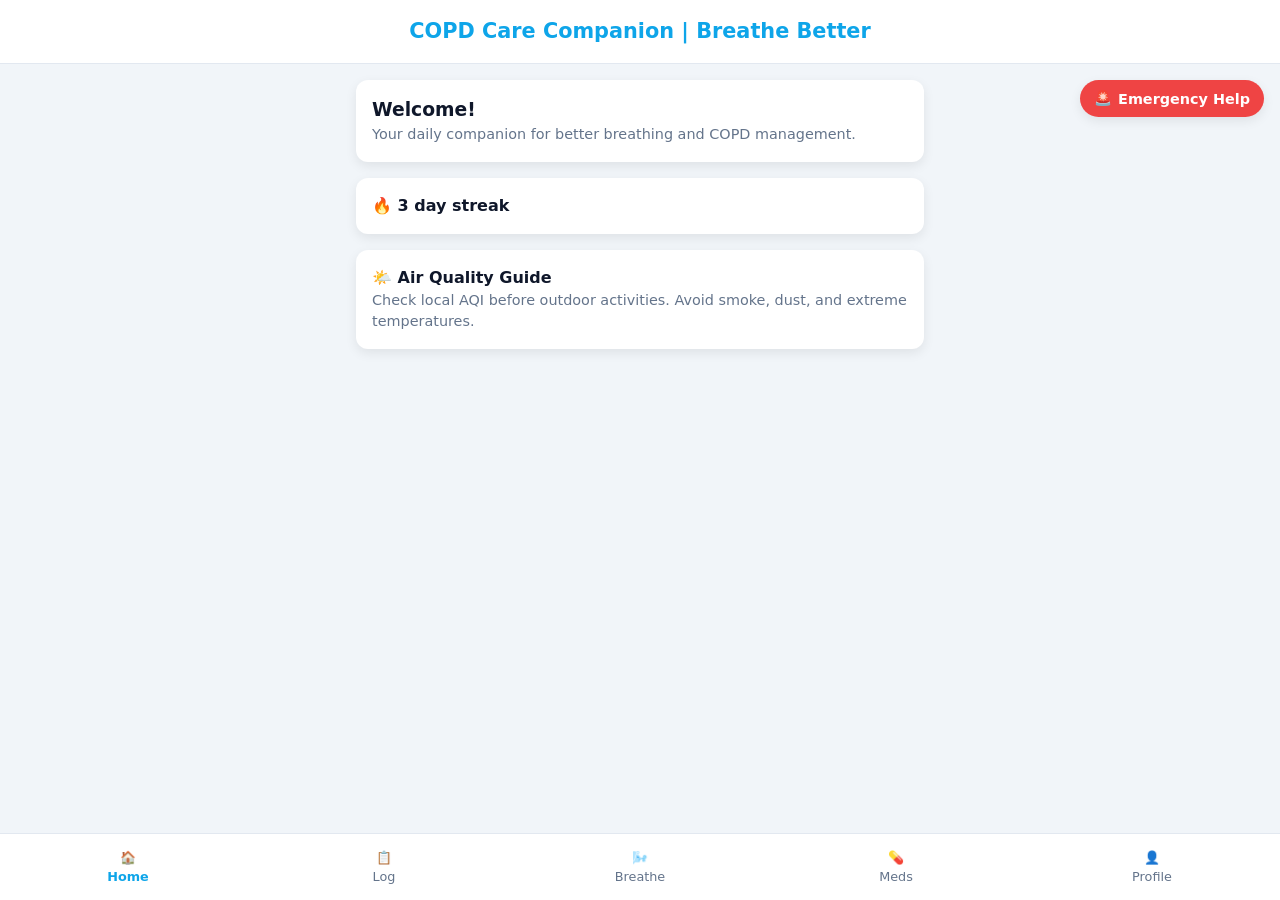
<file: index.html>
<!DOCTYPE html>
<html lang="en" dir="ltr">
<head>
  <meta charset="UTF-8">
  <meta name="viewport" content="width=device-width, initial-scale=1.0, maximum-scale=1.0, user-scalable=no">
  <title>COPD Care Companion | Breathe Better</title>
  <style>
    :root {
      --bg: #f1f5f9; --surface: #ffffff; --text: #0f172a; --text-muted: #64748b;
      --primary: #0ea5e9; --primary-dark: #0284c7; --success: #22c55e; --warning: #eab308; --danger: #ef4444;
      --border: #e2e8f0; --radius: 12px; --shadow: 0 4px 12px rgba(0,0,0,0.08);
    }
    * { box-sizing: border-box; margin: 0; padding: 0; font-family: system-ui, -apple-system, "Segoe UI", Roboto, sans-serif; }
    body { background: var(--bg); color: var(--text); line-height: 1.5; padding-bottom: 80px; }
    
    .container { max-width: 600px; margin: 0 auto; padding: 16px; }
    header { background: var(--surface); padding: 16px; text-align: center; border-bottom: 1px solid var(--border); position: sticky; top: 0; z-index: 10; }
    header h1 { font-size: 1.3rem; color: var(--primary); font-weight: 700; }
    .card { background: var(--surface); border-radius: var(--radius); padding: 16px; margin-bottom: 16px; box-shadow: var(--shadow); }
    
    .btn { display: inline-flex; align-items: center; justify-content: center; gap: 6px; background: var(--primary); color: white; border: none; padding: 12px 16px; border-radius: var(--radius); font-size: 1rem; font-weight: 500; cursor: pointer; width: 100%; transition: 0.2s; }
    .btn:active { transform: scale(0.98); }
    .btn-outline { background: transparent; border: 2px solid var(--primary); color: var(--primary); }
    .btn-danger { background: var(--danger); }
    .btn-sm { padding: 8px 12px; font-size: 0.9rem; width: auto; }
    
    input, select, textarea { width: 100%; padding: 10px; margin: 6px 0 12px; border: 1px solid var(--border); border-radius: var(--radius); background: var(--bg); color: var(--text); font-size: 1rem; }
    label { font-weight: 500; margin-bottom: 4px; display: block; }
    .hidden { display: none !important; }
    .text-muted { color: var(--text-muted); font-size: 0.9rem; }
    
    /* Emergency FAB */
    #emergency-fab { position: fixed; top: 80px; right: 16px; background: var(--danger); color: white; padding: 10px 14px; border-radius: 50px; font-weight: bold; box-shadow: var(--shadow); cursor: pointer; z-index: 30; border: none; font-size: 0.9rem; display: flex; align-items: center; gap: 6px; }
    [dir="rtl"] #emergency-fab { right: auto; left: 16px; }

    /* Navigation */
    nav { position: fixed; bottom: 0; left: 0; right: 0; background: var(--surface); border-top: 1px solid var(--border); display: flex; justify-content: space-around; padding: 10px 0; z-index: 20; }
    nav button { background: none; border: none; color: var(--text-muted); display: flex; flex-direction: column; align-items: center; gap: 4px; padding: 6px; font-size: 0.8rem; cursor: pointer; flex: 1; }
    nav button.active { color: var(--primary); font-weight: 600; }
    nav button svg { width: 22px; height: 22px; fill: currentColor; }

    /* Breathing Visual */
    .breath-circle { width: 140px; height: 140px; border-radius: 50%; background: var(--primary); margin: 20px auto; display: flex; align-items: center; justify-content: center; color: white; font-size: 1.1rem; font-weight: bold; transition: transform 0.5s cubic-bezier(0.4, 0, 0.2, 1); }
    .breath-circle.inhale { transform: scale(1.25); }
    .breath-circle.exhale { transform: scale(0.85); }

    /* Chart */
    .chart { display: flex; align-items: flex-end; gap: 6px; height: 100px; padding: 8px 0; border-bottom: 1px solid var(--border); margin-bottom: 10px; }
    .chart-bar { flex: 1; background: var(--primary); border-radius: 4px 4px 0 0; min-height: 4px; transition: height 0.3s; position: relative; }
    .chart-bar:hover::after { content: attr(data-val); position: absolute; bottom: 100%; left: 50%; transform: translateX(-50%); background: var(--surface); padding: 2px 6px; border-radius: 4px; font-size: 0.75rem; white-space: nowrap; border: 1px solid var(--border); }

    /* Meds List */
    .med-item { display: flex; justify-content: space-between; align-items: center; padding: 10px 0; border-bottom: 1px solid var(--border); }
    .med-item:last-child { border-bottom: none; }
    .med-check { width: 24px; height: 24px; border: 2px solid var(--border); border-radius: 50%; display: flex; align-items: center; justify-content: center; cursor: pointer; }
    .med-check.taken { background: var(--success); border-color: var(--success); color: white; }

    /* RTL & Logical Properties */
    [dir="rtl"] { text-align: start; }
    .rtl-switch { margin-inline-start: auto; }
    
    /* Modal */
    .modal { position: fixed; top:0; left:0; right:0; bottom:0; background: rgba(0,0,0,0.5); z-index: 40; display: flex; align-items: center; justify-content: center; padding: 20px; }
    .modal-content { background: var(--surface); padding: 20px; border-radius: var(--radius); width: 100%; max-width: 500px; max-height: 80vh; overflow-y: auto; }

    @media print {
      nav, #emergency-fab, .no-print { display: none !important; }
      body { padding: 0; background: white; }
      .card { box-shadow: none; border: 1px solid #ccc; page-break-inside: avoid; }
    }
  </style>
</head>
<body>
  <header>
    <h1 data-i18n="appTitle">COPD Care Companion | Breathe Better</h1>
  </header>

  <button id="emergency-fab" onclick="window.location.href='tel:911'">🚨 <span data-i18n="emergency">Emergency Help</span></button>

  <main id="app-content" class="container">
    <!-- HOME -->
    <section id="tab-home">
      <div class="card">
        <h3 data-i18n="welcome">Welcome!</h3>
        <p class="text-muted" data-i18n="homeSubtitle">Your daily companion for better breathing and COPD management.</p>
      </div>
      <div class="card" id="streak-card">
        <h4>🔥 <span data-i18n="streak">3 day streak</span></h4>
      </div>
      <div class="card">
        <h4 data-i18n="aqTitle">🌤️ Air Quality Guide</h4>
        <p class="text-muted" data-i18n="aqDesc">Check local AQI before outdoor activities. Avoid smoke, dust, and extreme temperatures.</p>
      </div>
    </section>

    <!-- LOG -->
    <section id="tab-log" class="hidden">
      <div class="card">
        <h3 data-i18n="todayAssess">📝 Today's Assessment</h3>
        <label data-i18n="mrcLabel">🫁 Dyspnea (MRC Scale)</label>
        <select id="log-mrc">
          <option value="0">0 - Not breathless لا توجد صعوبة في التنفس</option>
          <option value="1">1 - Hurrying/hills التسرع</option>
          <option value="2">2 - Walk slower than peers امشِ ببطء أكثر من أقرانك</option>
          <option value="3">3 - Stop for breath after 100m توقف لالتقاط أنفاسك بعد 100 متر</option>
          <option value="4">4 - Too breathless to leave house لا أستطيع مغادرة المنزل بسبب ضيق التنفس الشديد</option>
        </select>
        
        <label data-i18n="severityLabel">📊 Symptom Severity (1-5)</label>
        <input type="range" id="log-severity" min="1" max="5" value="2">
        <span id="severity-val" class="text-muted">2</span>
        
        <label><input type="checkbox" id="log-warn"> <span data-i18n="warnSign">⚠️ Warning Signs (Increased cough, colored sputum, fever)</span></label>
        
        <button class="btn" onclick="saveLog()">✅ <span data-i18n="saveToday">Save Today</span></button>
      </div>
      
      <div class="card">
        <h3 data-i18n="peakTitle">📊 Peak Flow Trend</h3>
        <div id="chart" class="chart"></div>
        <button class="btn btn-outline btn-sm" onclick="addPeakReading()">➕ <span data-i18n="recordReading">Record Reading</span></button>
      </div>
    </section>

    <!-- BREATHE -->
    <section id="tab-breathe" class="hidden">
      <div class="card">
        <h3 data-i18n="guidedBreathe">🧘 Guided Breathing</h3>
        <div style="display:flex; gap:8px; flex-wrap:wrap; margin-bottom:12px;">
          <button class="btn btn-outline btn-sm" onclick="setBreath('pursed')" data-i18n="pursed">Pursed Lip (4-4)</button>
          <button class="btn btn-outline btn-sm" onclick="setBreath('box')" data-i18n="box">Box (4-4-4-4)</button>
          <button class="btn btn-outline btn-sm" onclick="setBreath('478')" data-i18n="relax478">4-7-8 Relax</button>
        </div>
        <div id="breath-circle" class="breath-circle">Ready</div>
        <p class="text-muted" style="text-align:center;" id="breath-tip" data-i18n="pursedTip">💡 Pursed-lip: inhale 4s, exhale 4s</p>
        <div style="display:flex; gap:8px;">
          <button class="btn" id="start-btn" onclick="startBreath()">▶️ <span data-i18n="start">Start</span></button>
          <button class="btn btn-outline" onclick="stopBreath()">⏹️ <span data-i18n="stop">Stop</span></button>
        </div>
      </div>
    </section>

    <!-- MEDS -->
    <section id="tab-meds" class="hidden">
      <div class="card">
        <h3 data-i18n="medsPlan">💊 Medication Plan</h3>
        <div class="med-tabs" style="display:flex; gap:8px; margin-bottom:12px;">
          <button class="btn btn-sm btn-outline" onclick="filterMeds('morning')">🌅 <span data-i18n="morning">Morning صباح</span></button>
          <button class="btn btn-sm btn-outline" onclick="filterMeds('evening')">🌙 <span data-i18n="evening">Evening مساء</span></button>
          <button class="btn btn-sm btn-outline" onclick="filterMeds('rescue')">⚡ <span data-i18n="rescue">Rescue إنقاذ</span></button>
        </div>
        <div id="med-list">
          <p class="text-muted" data-i18n="noMeds">No medications added yet.</p>
        </div>
        <button class="btn btn-outline btn-sm" onclick="showManageMeds()" style="margin-top:10px;">✏️ <span data-i18n="manageMeds">Manage Medications</span></button>
      </div>
      <div class="card">
        <h3 data-i18n="inhalerTech">🌬️ Inhaler Technique</h3>
        <ul style="margin-inline-start: 20px; line-height: 1.8;">
          <li data-i18n="mdiTip">✅ MDI: Shake 5s, breathe out, inhale slowly & press, hold 10s.</li>
          <li data-i18n="dpiTip">✅ DPI: Breathe out, seal lips, inhale DEEPLY, hold breath.</li>
        </ul>
      </div>
    </section>

    <!-- PROFILE -->
    <section id="tab-profile" class="hidden">
      <div class="card">
        <h3 data-i18n="profileTitle">👤 Profile & PCP Info</h3>
        <label><input type="checkbox" id="refill-toggle"> <span data-i18n="refillAlert">🔄 Refill Alerts</span></label>
        <button class="btn btn-outline" onclick="exportPDF()" style="margin-top:8px;">📤 <span data-i18n="exportPDF">Export PDF</span></button>
        <button class="btn btn-outline" onclick="backupData()" style="margin-top:8px;">💾 <span data-i18n="backup">Backup</span></button>
        <button class="btn btn-outline" onclick="showGuide()" style="margin-top:8px;">📖 <span data-i18n="userGuide">Show User Guide Again</span></button>
        
        <label style="margin-top:16px;" data-i18n="langLabel">🌐 Language / اللغة</label>
        <select id="lang-select" onchange="switchLanguage(this.value)">
          <option value="en">English</option>
          <option value="ar">العربية</option>
        </select>
        
        <button class="btn btn-danger" onclick="resetData()" style="margin-top:12px;">🔄 <span data-i18n="resetData">Reset Demo Data</span></button>
      </div>
    </section>
  </main>

  <nav id="bottom-nav">
    <button class="active" onclick="switchTab('tab-home', this)">🏠 <span data-i18n="home">Home</span></button>
    <button onclick="switchTab('tab-log', this)">📋 <span data-i18n="log">Log</span></button>
    <button onclick="switchTab('tab-breathe', this)">🌬️ <span data-i18n="breathe">Breathe</span></button>
    <button onclick="switchTab('tab-meds', this)">💊 <span data-i18n="meds">Meds</span></button>
    <button onclick="switchTab('tab-profile', this)">👤 <span data-i18n="profile">Profile</span></button>
  </nav>

  <!-- Manage Meds Modal -->
  <div id="med-modal" class="modal hidden">
    <div class="modal-content">
      <h3 data-i18n="editMeds">✏️ Edit Medications</h3>
      <button class="btn btn-outline btn-sm" onclick="hideManageMeds()" style="margin-bottom:12px;">← <span data-i18n="backToMeds">Back to Medications</span></button>
      <div style="display:flex; gap:8px; flex-wrap:wrap; margin-bottom:12px;">
        <span class="text-muted">🌅 <span data-i18n="morning">Morning صباح</span></span>
        <span class="text-muted">🌙 <span data-i18n="evening">Evening مساء</span></span>
        <span class="text-muted">⚡ <span data-i18n="rescue">Rescue (As needed) إنقاذ</span></span>
      </div>
      <input type="text" id="med-name" placeholder="Medication Name / اسم الدواء">
      <select id="med-time">
        <option value="morning">Morning صباح</option>
        <option value="evening">Evening مساء</option>
        <option value="rescue">Rescue إنقاذ</option>
      </select>
      <button class="btn" onclick="addMed()">➕ <span data-i18n="addMed">Add Medication</span></button>
      <h4 style="margin-top:16px;" data-i18n="currentMeds">Current Medications</h4>
      <div id="modal-med-list"></div>
    </div>
  </div>

  <!-- Guide Modal -->
  <div id="guide-modal" class="modal hidden">
    <div class="modal-content">
      <h3 data-i18n="appFeaturesTitle">⭐ App Features</h3>
      <ul style="margin-inline-start: 20px; line-height: 1.6;">
        <li data-i18n="feat1">📋 Daily Health Tracking – Log MRC score, symptoms, and warning signs</li>
        <li data-i18n="feat2">💊 Medication Manager – Add/edit meds, track taken doses, refill reminders</li>
        <li data-i18n="feat3">🌬️ Breathing Exercises – Guided pursed-lip, box breathing, 4-7-8 technique</li>
        <li data-i18n="feat4">📊 Peak Flow Monitoring – Record and visualize lung function trends</li>
        <li data-i18n="feat5">👨‍⚕️ Editable PCP & Emergency Info – Keep doctor contacts handy</li>
        <li data-i18n="feat6">📤 Export PDF Reports – Share health summary with your care team</li>
        <li data-i18n="feat7">🔔 Refill Alerts – Get notified when medications run low</li>
        <li data-i18n="feat8">🌤️ Air Quality Guide – COPD-friendly outdoor recommendations</li>
        <li data-i18n="feat9">🚨 Emergency Action – One-tap access to 911 and symptom checklist</li>
        <li data-i18n="feat10">💾 Backup & Restore – Local data export/import for safety</li>
      </ul>
      <button class="btn btn-outline" onclick="hideGuide()" style="margin-top:12px;">← <span data-i18n="backToProfile">Back to Profile</span></button>
    </div>
  </div>

  <script>
    // --- i18n Dictionary ---
    const i18n = {
      en: {
        appTitle: "COPD Care Companion | Breathe Better", emergency: "Emergency Help", welcome: "Welcome!", homeSubtitle: "Your daily companion for better breathing and COPD management.",
        streak: "3 day streak", aqTitle: "🌤️ Air Quality Guide", aqDesc: "Check local AQI before outdoor activities. Avoid smoke, dust, and extreme temperatures.",
        todayAssess: "📝 Today's Assessment", mrcLabel: "🫁 Dyspnea (MRC Scale)", severityLabel: "📊 Symptom Severity (1-5)", warnSign: "⚠️ Warning Signs (Increased cough, colored sputum, fever)",
        saveToday: "Save Today", peakTitle: "📊 Peak Flow Trend", recordReading: "Record Reading", guidedBreathe: "🧘 Guided Breathing", pursed: "Pursed Lip (4-4)", box: "Box (4-4-4-4)", relax478: "4-7-8 Relax",
        pursedTip: "💡 Pursed-lip: inhale 4s, exhale 4s", boxTip: "💡 Box: inhale 4s, hold 4s, exhale 4s, hold 4s", relax478Tip: "💡 4-7-8: inhale 4s, hold 7s, exhale 8s", start: "Start", stop: "Stop",
        medsPlan: "💊 Medication Plan", morning: "Morning", evening: "Evening", rescue: "Rescue", noMeds: "No medications added yet.", manageMeds: "Manage Medications", inhalerTech: "🌬️ Inhaler Technique",
        mdiTip: "✅ MDI: Shake 5s, breathe out, inhale slowly & press, hold 10s.", dpiTip: "✅ DPI: Breathe out, seal lips, inhale DEEPLY, hold breath.", profileTitle: "👤 Profile & PCP Info", refillAlert: "🔄 Refill Alerts",
        exportPDF: "Export PDF", backup: "Backup", userGuide: "Show User Guide Again", langLabel: "🌐 Language / اللغة", resetData: "Reset Demo Data", home: "Home", log: "Log", breathe: "Breathe", meds: "Meds", profile: "Profile",
        editMeds: "✏️ Edit Medications", backToMeds: "← Back to Medications", addMed: "Add Medication", currentMeds: "Current Medications", appFeaturesTitle: "⭐ App Features",
        feat1: "📋 Daily Health Tracking – Log MRC score, symptoms, and warning signs", feat2: "💊 Medication Manager – Add/edit meds, track taken doses, refill reminders", feat3: "🌬️ Breathing Exercises – Guided pursed-lip, box breathing, 4-7-8 technique",
        feat4: "📊 Peak Flow Monitoring – Record and visualize lung function trends", feat5: "👨‍⚕️ Editable PCP & Emergency Info – Keep doctor contacts handy", feat6: "📤 Export PDF Reports – Share health summary with your care team",
        feat7: "🔔 Refill Alerts – Get notified when medications run low", feat8: "🌤️ Air Quality Guide – COPD-friendly outdoor recommendations", feat9: "🚨 Emergency Action – One-tap access to 911 and symptom checklist",
        feat10: "💾 Backup & Restore – Local data export/import for safety", backToProfile: "← Back to Profile"
      },
      ar: {
        appTitle: "رفيق رعاية مرضى الانسداد الرئوي | تنفس بشكل أفضل", emergency: "مساعدة طارئة", welcome: "مرحباً بك!", homeSubtitle: "رفيقك اليومي لتحسين التنفس وإدارة مرض الانسداد الرئوي المزمن.",
        streak: "🔥 3 أيام متتالية", aqTitle: "🌤️ دليل جودة الهواء", aqDesc: "تحقق من مؤشر جودة الهواء المحلي قبل الأنشطة الخارجية. تجنب الدخان والغبار ودرجات الحرارة المتطرفة.",
        todayAssess: "📝 التقييم اليومي", mrcLabel: "🫁 ضيق التنفس (مقياس MRC)", severityLabel: "📊 شدة الأعراض (1-5)", warnSign: "⚠️ علامات التحذير (زيادة السعال، بلغم ملون، حمى)",
        saveToday: "حفظ اليوم", peakTitle: "📊 اتجاه ذروة التدفق", recordReading: "تسجيل القراءة", guidedBreathe: "🧘 تمارين التنفس الموجهة", pursed: "الشفاه المزمومة (4-4)", box: "صندوق التنفس (4-4-4-4)", relax478: "استرخاء 4-7-8",
        pursedTip: "💡 شفاه مزمومة: شهيق 4 ثوانٍ، زفير 4 ثوانٍ", boxTip: "💡 صندوق: شهيق 4، حبس 4، زفير 4، حبس 4", relax478Tip: "💡 4-7-8: شهيق 4، حبس 7، زفير 8", start: "ابدأ", stop: "أوقف",
        medsPlan: "💊 خطة الأدوية", morning: "الصباح", evening: "المساء", rescue: "عند الحاجة", noMeds: "لم تتم إضافة أدوية بعد.", manageMeds: "إدارة الأدوية", inhalerTech: "🌬️ تقنية البخاخ",
        mdiTip: "✅ جرعات مقننة (MDI): رج 5 ثوانٍ، زفر، استنشق ببطء واضغط، احبس 10 ثوانٍ.", dpiTip: "✅ بودرة جافة (DPI): زفر، أطبق الشفاه، استنشق بعمق، احبس النفس.", profileTitle: "👤 الملف الشخصي وطبيبك", refillAlert: "🔄 تنبيهات إعادة التعبئة",
        exportPDF: "تصدير PDF", backup: "نسخ احتياطي", userGuide: "عرض دليل المستخدم مرة أخرى", langLabel: "🌐 اللغة / Language", resetData: "إعادة تعيين البيانات", home: "الرئيسية", log: "السجل", breathe: "التنفس", meds: "الأدوية", profile: "الملف الشخصي",
        editMeds: "✏️ تعديل الأدوية", backToMeds: "← العودة للأدوية", addMed: "إضافة دواء", currentMeds: "الأدوية الحالية", appFeaturesTitle: "⭐ ميزات التطبيق",
        feat1: "📋 تتبع الصحة اليومي – تسجيل درجة MRC والأعراض وعلامات التحذير", feat2: "💊 مدير الأدوية – إضافة/تعديل الأدوية، تتبع الجرعات، تنبيهات إعادة التعبئة", feat3: "🌬️ تمارين التنفس – تمارين موجهة للشفاه المزمومة، والصندوق، و4-7-8",
        feat4: "📊 مراقبة ذروة التدفق – تسجيل وعرض اتجاهات وظيفة الرئة", feat5: "👨‍⚕️ معلومات الطبيب والطوارئ – الاحتفاظ بجهات اتصال الأطباء في متناول اليد", feat6: "📤 تصدير تقارير PDF – مشاركة الملخص الصحي مع فريق الرعاية",
        feat7: "🔔 تنبيهات إعادة التعبئة – إشعار عند قرب نفاد الأدوية", feat8: "🌤️ دليل جودة الهواء – توصيات للأنشطة الخارجية المناسبة لمرضى الانسداد الرئوي", feat9: "🚨 إجراء الطوارئ – وصول سريع للرقم 911 وقائمة فحص الأعراض",
        feat10: "💾 النسخ الاحتياطي والاستعادة – تصدير/استيراد البيانات محلياً للأمان", backToProfile: "← العودة للملف الشخصي"
      }
    };

    // --- State & Storage ---
    let state = { lang: 'en', logs: [], meds: [], peaks: [], breathType: 'pursed', running: false, interval: null };
    const saveState = () => localStorage.setItem('copd_state', JSON.stringify(state));
    const loadState = () => {
      const saved = localStorage.getItem('copd_state');
      if (saved) state = { ...state, ...JSON.parse(saved) };
      document.getElementById('lang-select').value = state.lang;
      applyLanguage(state.lang);
      renderMeds(); renderChart();
    };

    // --- Language Engine ---
    const applyLanguage = (lang) => {
      document.documentElement.lang = lang;
      document.documentElement.dir = lang === 'ar' ? 'rtl' : 'ltr';
      document.querySelectorAll('[data-i18n]').forEach(el => {
        const key = el.getAttribute('data-i18n');
        if (i18n[lang][key]) el.textContent = i18n[lang][key];
      });
      // Update dynamic tips if needed
      if (lang === 'ar') {
        document.getElementById('breath-tip').textContent = i18n.ar.pursedTip;
      } else {
        document.getElementById('breath-tip').textContent = i18n.en.pursedTip;
      }
    };
    const switchLanguage = (lang) => { state.lang = lang; saveState(); applyLanguage(lang); };

    // --- Navigation ---
    const switchTab = (id, btn) => {
      document.querySelectorAll('main > section').forEach(s => s.classList.add('hidden'));
      document.getElementById(id).classList.remove('hidden');
      document.querySelectorAll('nav button').forEach(b => b.classList.remove('active'));
      btn.classList.add('active');
      window.scrollTo(0,0);
    };

    // --- Breathing ---
    const breathConfigs = { pursed: [4,4], box: [4,4,4,4], '478': [4,7,8] };
    const breathTips = { en: {pursed: "💡 Pursed-lip: inhale 4s, exhale 4s", box: "💡 Box: inhale 4s, hold 4s, exhale 4s, hold 4s", '478': "💡 4-7-8: inhale 4s, hold 7s, exhale 8s"},
                         ar: {pursed: "💡 شفاه مزمومة: شهيق 4 ثوانٍ، زفير 4 ثوانٍ", box: "💡 صندوق: شهيق 4، حبس 4، زفير 4، حبس 4", '478': "💡 4-7-8: شهيق 4، حبس 7، زفير 8"} };
    const setBreath = (type) => { 
      state.breathType = type; 
      document.getElementById('breath-tip').textContent = breathTips[state.lang][type]; 
    };
    const startBreath = () => {
      if (state.running) return;
      state.running = true;
      document.getElementById('start-btn').classList.add('hidden');
      const circle = document.getElementById('breath-circle');
      const config = breathConfigs[state.breathType];
      let step = 0;
      const run = () => {
        if (!state.running) return;
        const duration = config[step % config.length] * 1000;
        const action = (step % 2 === 0) ? (state.lang==='ar'?'شهيق':'Inhale') : (state.lang==='ar'?'زفير':'Exhale');
        circle.textContent = action;
        circle.className = `breath-circle ${action === (state.lang==='ar'?'شهيق':'Inhale') ? 'inhale' : 'exhale'}`;
        step++;
        state.interval = setTimeout(run, duration);
      };
      run();
    };
    const stopBreath = () => {
      state.running = false;
      clearTimeout(state.interval);
      document.getElementById('breath-circle').className = 'breath-circle';
      document.getElementById('breath-circle').textContent = 'Ready';
      document.getElementById('start-btn').classList.remove('hidden');
    };

    // --- Logging & Chart ---
    document.getElementById('log-severity').addEventListener('input', e => document.getElementById('severity-val').textContent = e.target.value);
    const saveLog = () => {
      state.logs.push({
        date: new Date().toISOString().split('T')[0],
        mrc: document.getElementById('log-mrc').value,
        severity: document.getElementById('log-severity').value,
        warning: document.getElementById('log-warn').checked
      });
      saveState();
      alert(state.lang==='en' ? 'Log saved!' : 'تم الحفظ!');
    };
    const addPeakReading = () => {
      const val = prompt(state.lang==='en' ? 'Peak Flow (L/min):' : 'ذروة التدفق (لتر/دقيقة):');
      if (val && !isNaN(val)) {
        state.peaks.push(val);
        if (state.peaks.length > 7) state.peaks.shift();
        saveState(); renderChart();
      }
    };
    const renderChart = () => {
      const chart = document.getElementById('chart');
      chart.innerHTML = '';
      if (state.peaks.length === 0) { chart.innerHTML = `<p class="text-muted" style="width:100%; text-align:center">${state.lang==='en'?'No data':'لا توجد بيانات'}</p>`; return; }
      const max = Math.max(...state.peaks, 1);
      state.peaks.forEach(p => {
        const bar = document.createElement('div');
        bar.className = 'chart-bar';
        bar.style.height = `${(p/max)*100}%`;
        bar.setAttribute('data-val', `${p} L/min`);
        chart.appendChild(bar);
      });
    };

    // --- Meds ---
    const showManageMeds = () => document.getElementById('med-modal').classList.remove('hidden');
    const hideManageMeds = () => document.getElementById('med-modal').classList.add('hidden');
    const addMed = () => {
      const name = document.getElementById('med-name').value.trim();
      const time = document.getElementById('med-time').value;
      if (!name) return;
      state.meds.push({ id: Date.now(), name, time, taken: false });
      document.getElementById('med-name').value = '';
      saveState(); renderMeds(); renderModalMeds();
    };
    const renderMeds = (filter = null) => {
      const list = document.getElementById('med-list');
      list.innerHTML = '';
      const filtered = filter ? state.meds.filter(m => m.time === filter) : state.meds;
      if (filtered.length === 0) { list.innerHTML = `<p class="text-muted">${i18n[state.lang].noMeds}</p>`; return; }
      filtered.forEach(m => {
        list.innerHTML += `<div class="med-item"><span>${m.name} <small>(${m.time})</small></span><div class="med-check ${m.taken?'taken':''}" onclick="toggleMed(${m.id})">${m.taken?'✓':''}</div></div>`;
      });
    };
    const renderModalMeds = () => {
      const list = document.getElementById('modal-med-list');
      list.innerHTML = state.meds.length === 0 ? `<p class="text-muted">${i18n[state.lang].noMeds}</p>` : 
        state.meds.map(m => `<div class="med-item"><span>${m.name}</span><button class="btn btn-sm btn-danger" onclick="deleteMed(${m.id})">❌</button></div>`).join('');
    };
    const deleteMed = (id) => { state.meds = state.meds.filter(m => m.id !== id); saveState(); renderMeds(); renderModalMeds(); };
    const toggleMed = (id) => {
      const med = state.meds.find(m => m.id === id);
      if (med) { med.taken = !med.taken; saveState(); renderMeds(); }
    };
    const filterMeds = (type) => renderMeds(type);

    // --- Profile & Data ---
    const exportPDF = () => window.print();
    const backupData = () => {
      const blob = new Blob([JSON.stringify(state)], {type: 'application/json'});
      const a = document.createElement('a'); a.href = URL.createObjectURL(blob); a.download = 'copd_backup.json'; a.click();
    };
    const resetData = () => {
      if(confirm(state.lang==='en'?'Reset all data?':'إعادة تعيين جميع البيانات؟')) {
        localStorage.removeItem('copd_state');
        location.reload();
      }
    };
    const showGuide = () => document.getElementById('guide-modal').classList.remove('hidden');
    const hideGuide = () => document.getElementById('guide-modal').classList.add('hidden');

    // --- Init ---
    window.addEventListener('DOMContentLoaded', loadState);
  </script>
</body>
</html>
</file>
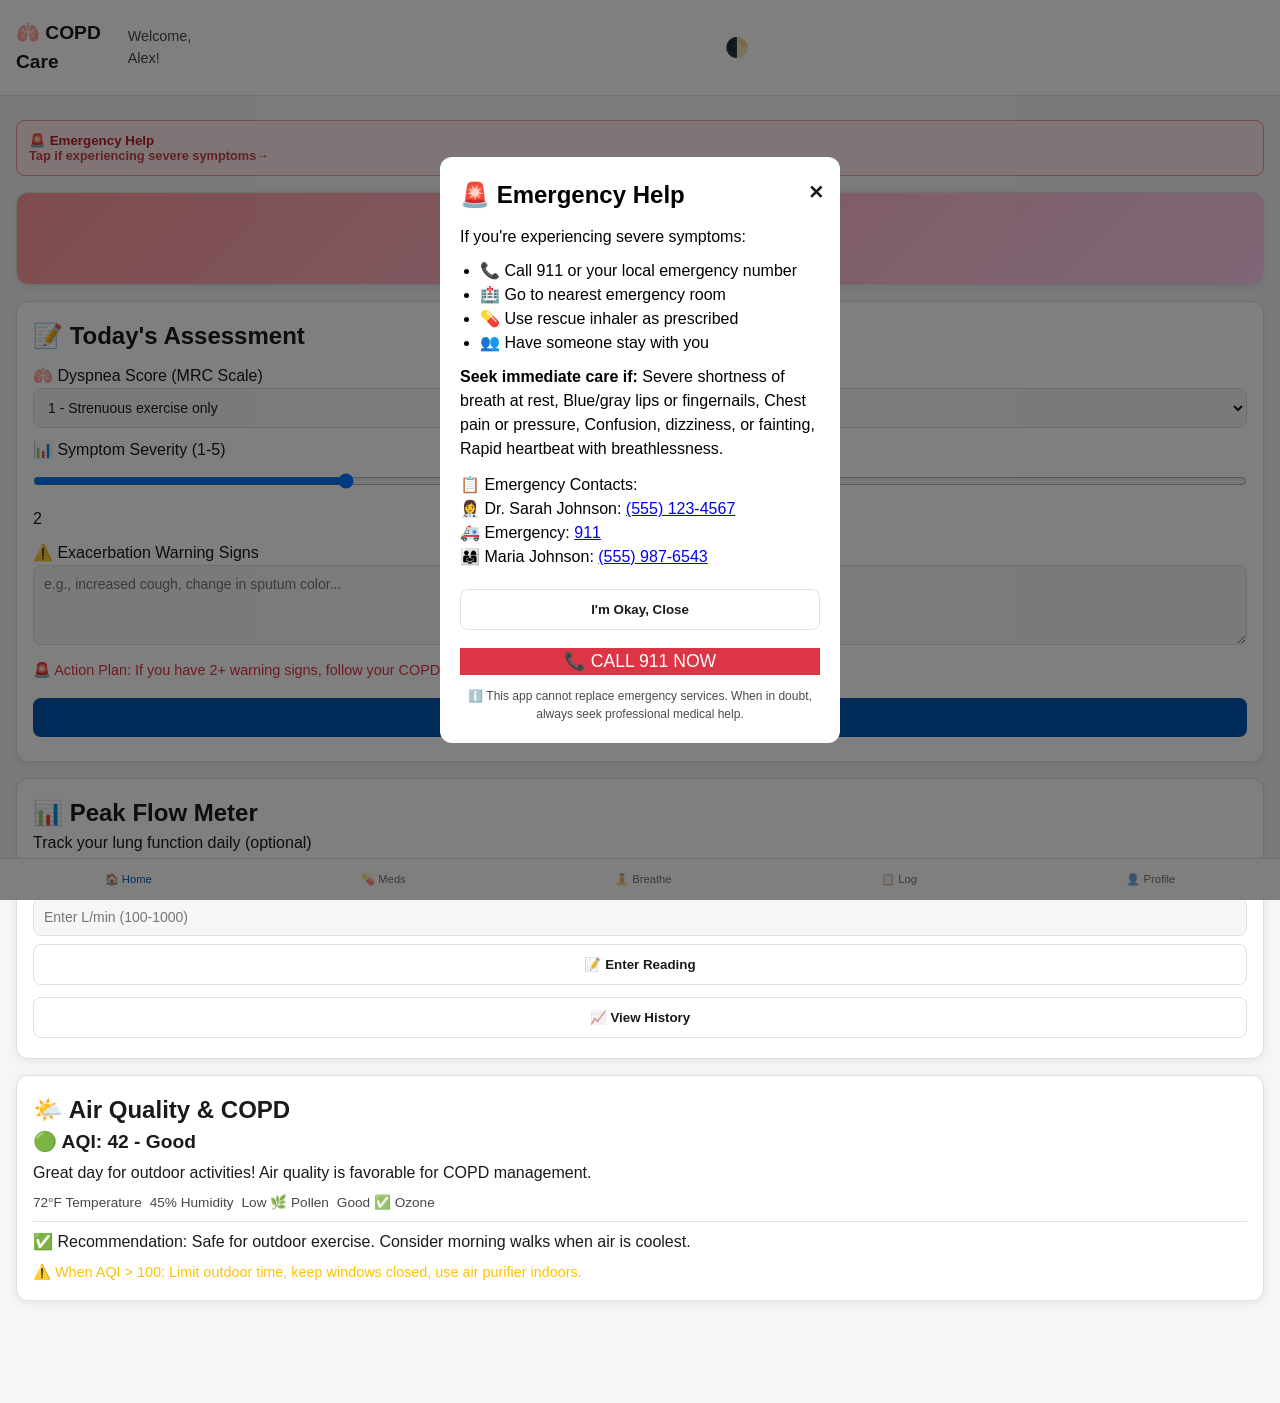
<file: old_index.html>
<!DOCTYPE html>
<html lang="en">
<head>
  <meta charset="UTF-8">
  <meta name="viewport" content="width=device-width, initial-scale=1.0, maximum-scale=1.0, user-scalable=no">
  <title>COPD Care Companion</title>
  <meta name="description" content="Privacy-first COPD self-management tool with offline support, peak flow tracking, and breathing exercises.">
  <link rel="manifest" href="manifest.json">
  <meta name="theme-color" content="#0056b3">
  <meta name="apple-mobile-web-app-capable" content="yes">
  <meta name="apple-mobile-web-app-status-bar-style" content="black-translucent">
  <link rel="apple-touch-icon" href="icons/icon-192x192.png">
  <link rel="stylesheet" href="style.css">
</head>
<body>
  <header class="app-header">
    <h1>🫁 COPD Care</h1>
    <span id="greeting">Welcome, Alex!</span>
    <button id="themeToggle" aria-label="Toggle theme">🌓</button>
  </header>

  <main class="app-content">
    <!-- HOME TAB -->
    <section id="home-tab" class="tab active">
      <button id="emergencyBtn" class="emergency-btn">🚨 Emergency Help <small>Tap if experiencing severe symptoms→</small></button>
      
      <div class="card streak-card">
        <span id="streakDisplay">🔥 3-day streak!</span>
        <small>Practice daily to improve breath control</small>
      </div>

      <div class="card">
        <h2>📝 Today's Assessment</h2>
        <label>🫁 Dyspnea Score (MRC Scale)
          <select id="mrcScore">
            <option value="1">1 - Strenuous exercise only</option>
            <option value="2">2 - Hurrying or slight hill</option>
            <option value="3">3 - Walk slower than peers</option>
            <option value="4">4 - Stop for breath after 100m</option>
            <option value="5">5 - Too breathless to leave house</option>
          </select>
        </label>
        <label>📊 Symptom Severity (1-5)
          <input type="range" id="symptomSeverity" min="1" max="5" value="2">
          <span id="severityVal">2</span>
        </label>
        <label>⚠️ Exacerbation Warning Signs
          <textarea id="warningSigns" placeholder="e.g., increased cough, change in sputum color..."></textarea>
        </label>
        <p class="alert-text">🚨 Action Plan: If you have 2+ warning signs, follow your COPD Action Plan or contact your doctor.</p>
        <button id="saveAssessment" class="primary-btn">✅ Save Today's Assessment</button>
      </div>

      <div class="card">
        <h2>📊 Peak Flow Meter</h2>
        <p>Track your lung function daily (optional)</p>
        <div class="pf-zones">
          <span class="zone good">Good</span>
          <span class="zone caution">Caution</span>
          <span class="zone low">Low</span>
        </div>
        <input type="number" id="peakFlowInput" placeholder="Enter L/min (100-1000)">
        <button id="pfSubmitBtn" class="secondary-btn">📝 Enter Reading</button>
        <div id="pfZoneBanner" class="zone-banner" style="display:none;"></div>
        <div class="btn-row">
          <button id="viewHistoryBtn" class="secondary-btn" data-tab="log">📈 View History</button>
        </div>
      </div>

      <div class="card aqi-card">
        <h2>🌤️ Air Quality & COPD</h2>
        <div id="aqiDisplay">🟢 AQI: 42 - Good</div>
        <p id="aqiMsg">Great day for outdoor activities! Air quality is favorable for COPD management.</p>
        <div class="aqi-details">
          <span>72°F Temperature</span>
          <span>45% Humidity</span>
          <span>Low 🌿 Pollen</span>
          <span>Good ✅ Ozone</span>
        </div>
        <div class="recommendation">
          <p>✅ Recommendation: Safe for outdoor exercise. Consider morning walks when air is coolest.</p>
          <p class="warning">⚠️ When AQI > 100: Limit outdoor time, keep windows closed, use air purifier indoors.</p>
        </div>
      </div>
    </section>

    <!-- MEDS TAB -->
    <section id="meds-tab" class="tab">
      <div class="card">
        <h2>💊 Your Medication Plan</h2>
        <div class="med-schedule">
          <h3>💊 Medications</h3>
          <h3>🌬️ Inhaler Guide</h3>
          <h3>🌤️ Air Quality</h3>
        </div>
        <div class="med-schedule">
          <h3>🌅 Morning</h3>
          <ul><li>Symbicort (Maintenance)</li><li>Vitamin D3</li></ul>
          <h3>🌙 Evening</h3>
          <ul><li>Montelukast</li><li>Albuterol (PRN)</li></ul>
        </div>
        <p class="tip">💡 Pro Tip: Rinse your mouth after using steroid inhalers to prevent thrush.</p>
      </div>

      <div class="card">
        <h2>🔄 Refill Reminders</h2>
        <div class="btn-row">
          <button class="secondary-btn">✏️ Edit Medications</button>
          <button class="secondary-btn">🔔 Set Reminders</button>
        </div>
      </div>

      <div class="card">
        <h2>🌬️ Proper Inhaler Technique</h2>
        <details open>
          <summary>For MDI (Metered Dose Inhaler):</summary>
          <ol>
            <li>Remove cap and shake inhaler well (5 seconds)</li>
            <li>Breathe out fully, away from inhaler</li>
            <li>Place mouthpiece between teeth, seal lips tightly</li>
            <li>Start breathing in SLOWLY, then press canister</li>
            <li>Continue inhaling deeply (3-5 seconds)</li>
            <li>Hold breath for 10 seconds, then exhale slowly</li>
            <li>Wait 1 minute between puffs if taking multiple</li>
          </ol>
        </details>
        <details>
          <summary>For Dry Powder Inhaler (HandiHaler):</summary>
          <ol>
            <li>Open blister pack, place capsule in chamber</li>
            <li>Pierce capsule by pressing buttons firmly</li>
            <li>Breathe out fully (away from device)</li>
            <li>Seal lips around mouthpiece, inhale DEEPLY and STEADILY</li>
            <li>Hold breath 10 seconds, exhale slowly</li>
            <li>Check capsule is empty; repeat if needed</li>
          </ol>
        </details>
        <p class="warning">⚠️ Common Mistakes: Not shaking MDI, inhaling too fast, not holding breath, not using spacer if prescribed.</p>
      </div>
    </section>

    <!-- BREATHE TAB -->
    <section id="breathe-tab" class="tab">
      <div class="card">
        <h2>🧘 Breathing Exercises</h2>
        <p>Practice daily to improve breath control and reduce anxiety</p>
        <div class="breath-selector">
          <button class="breath-btn active" data-type="pursed">Pursed-Lip (4-4)</button>
          <button class="breath-btn" data-type="box">Box (4-4-4-4)</button>
          <button class="breath-btn" data-type="478">4-7-8 Relaxation</button>
          <button class="breath-btn" data-type="diaphragmatic">Diaphragmatic (5-5)</button>
        </div>
        <div id="breathDisplay" class="breath-display">Ready<br><small>Tap Start to begin</small></div>
        <p id="breathTimer" class="timer">00:00</p>
        <div class="btn-row">
          <button id="breathStart" class="primary-btn">▶️ Start</button>
          <button id="breathStop" class="danger-btn" disabled>⏹️ Stop</button>
          <button id="breathMute" class="icon-btn">🔇 Audio</button>
        </div>
      </div>
      <div class="card tips-card">
        <h3>💡 Tips for Better Breathing</h3>
        <ul>
          <li>Practice pursed-lip breathing during activities that cause shortness of breath</li>
          <li>Sit upright with shoulders relaxed for best results</li>
          <li>Start with 5 minutes daily and gradually increase</li>
          <li>Use breathing exercises before stressful situations</li>
          <li>Combine with gentle movement like walking</li>
        </ul>
      </div>
    </section>

    <!-- LOG TAB -->
    <section id="log-tab" class="tab">
      <div class="card">
        <h2>📋 Your Health History</h2>
        <div class="filter-btns">
          <button class="filter active" data-filter="all">All</button>
          <button class="filter" data-filter="flare">⚠️ Flare-ups</button>
          <button class="filter" data-filter="peak">📊 Peak Flow</button>
        </div>
        <div id="historyList" class="history-list">
          <!-- Populated by JS -->
        </div>
      </div>
      <div class="card">
        <h2>📤 Export & Backup</h2>
        <p>Keep your health data safe and share with your care team.</p>
        <div class="btn-row">
          <button id="exportPDF" class="secondary-btn">📤 Export PDF</button>
          <button id="exportJSON" class="secondary-btn">💾 Backup Data</button>
        </div>
        <p class="small-text">🔒 All data is stored locally on your device. Export creates a shareable summary.</p>
      </div>
    </section>

    <!-- PROFILE TAB -->
    <section id="profile-tab" class="tab">
      <div class="card">
        <h2>👤 User Profile</h2>
        <div class="profile-field"><label>Full Name</label><span id="profName">Alex Johnson</span><button class="edit-btn">✏️</button></div>
        <div class="profile-field"><label>Date of Birth</label><span id="profDOB">March 15, 1958</span><button class="edit-btn">✏️</button></div>
        <div class="profile-field"><label>COPD Diagnosis</label><span id="profStage">Moderate COPD (GOLD Stage 2)</span><button class="edit-btn">✏️</button></div>
        <div class="profile-field"><label>Baseline Peak Flow</label><span id="profBaseline">450 L/min</span><button class="edit-btn">✏️</button></div>
      </div>
      <div class="card">
        <h2>👩‍⚕️ Primary Care Provider</h2>
        <div class="profile-field"><label>Doctor Name</label><span id="provName">Dr. Sarah Johnson, MD</span><button class="edit-btn">✏️</button></div>
        <div class="profile-field"><label>Clinic/Hospital</label><span id="provClinic">City Medical Center</span><button class="edit-btn">✏️</button></div>
        <div class="profile-field"><label>Phone</label><a href="tel:+15551234567">(555) 123-4567</a><button class="edit-btn">✏️</button></div>
      </div>
      <div class="card">
        <h2>Next Appointment</h2>
        <span id="nextAppt">April 28, 2026 at 2:30 PM</span>
        <button class="edit-btn">✏️</button>
      </div>
      <div class="card">
        <h2>🚨 Emergency Contacts</h2>
        <div class="profile-field"><label>Emergency Services</label><a href="tel:911">911</a><button class="edit-btn">✏️</button></div>
        <div class="profile-field"><label>Family Contact</label><a href="tel:+15559876543">Maria Johnson (555) 987-6543</a><button class="edit-btn">✏️</button></div>
        <div class="profile-field"><label>Pharmacy</label><a href="tel:+15552468135">City Pharmacy (555) 246-8135</a><button class="edit-btn">✏️</button></div>
      </div>
      <div class="card">
        <h2>⚙️ App Settings</h2>
        <div class="profile-field"><label>Reminder Time</label><span>8:00 AM & 8:00 PM</span><button class="edit-btn">✏️</button></div>
        <div class="profile-field"><label>Units</label><span>Imperial (°F, lbs)</span><button class="edit-btn">✏️</button></div>
        <div class="btn-row">
          <button id="showDisclaimer" class="secondary-btn">📋 Disclaimer</button>
          <button id="showPrivacy" class="secondary-btn">🔒 Privacy Policy</button>
          <button id="resetDemo" class="danger-btn">🔄 Reset Demo Data</button>
        </div>
      </div>
    </section>
  </main>

  <!-- BOTTOM NAV -->
  <nav class="bottom-nav">
    <a href="#" class="nav-item active" data-tab="home">🏠 Home</a>
    <a href="#" class="nav-item" data-tab="meds">💊 Meds</a>
    <a href="#" class="nav-item" data-tab="breathe">🧘 Breathe</a>
    <a href="#" class="nav-item" data-tab="log">📋 Log</a>
    <a href="#" class="nav-item" data-tab="profile">👤 Profile</a>
  </nav>

  <!-- MODALS -->
  <dialog id="emergencyModal" class="modal">
    <div class="modal-content danger-theme">
      <h2>🚨 Emergency Help</h2>
      <button class="close-modal" data-modal="emergencyModal">✕</button>
      <p>If you're experiencing severe symptoms:</p>
      <ul>
        <li>📞 Call 911 or your local emergency number</li>
        <li>🏥 Go to nearest emergency room</li>
        <li>💊 Use rescue inhaler as prescribed</li>
        <li>👥 Have someone stay with you</li>
      </ul>
      <p><strong>Seek immediate care if:</strong> Severe shortness of breath at rest, Blue/gray lips or fingernails, Chest pain or pressure, Confusion, dizziness, or fainting, Rapid heartbeat with breathlessness.</p>
      <div class="contact-list">
        <p>📋 Emergency Contacts:</p>
        <p>👩‍⚕️ Dr. Sarah Johnson: <a href="tel:+15551234567">(555) 123-4567</a></p>
        <p>🚑 Emergency: <a href="tel:911">911</a></p>
        <p>👨‍👩‍👧 Maria Johnson: <a href="tel:+15559876543">(555) 987-6543</a></p>
      </div>
      <button id="closeEmergencySafe" class="secondary-btn">I'm Okay, Close</button>
      <a href="tel:911" class="danger-btn large">📞 CALL 911 NOW</a>
      <small class="modal-footer">ℹ️ This app cannot replace emergency services. When in doubt, always seek professional medical help.</small>
    </div>
  </dialog>
<!-- /*
  <dialog id="disclaimerModal" class="modal">
    <div class="modal-content">
      <h2>📋 Medical Disclaimer</h2>
      <button class="close-modal" data-modal="disclaimerModal">✕</button>
      <p><strong>Not Medical Advice:</strong> The suggestions provided by this application are for informational purposes only and should not be considered medical advice, diagnosis, or treatment recommendations. Always consult with qualified healthcare professionals regarding any medical questions or concerns.</p>
      <p><strong>Emergency Situations:</strong> In case of a medical emergency, always call 911 or your local emergency services immediately. This app is not designed to handle emergency situations and should never be used as a substitute for professional emergency response.</p>
      <p><strong>AI-Generated Content:</strong> Some responses are generated using artificial intelligence. While we strive for accuracy, AI-generated content may contain errors or may not be appropriate for every situation. Always use your best judgment and professional guidance.</p>
      <p><strong>Research Purpose:</strong> This prototype is being developed as part of health technology research and is intended for educational and demonstration purposes only.</p>
      <button id="closeDisclaimer" class="primary-btn">I Understand</button>
    </div>
  </dialog>
  

  <dialog id="privacyModal" class="modal">
    <div class="modal-content">
      <h2>🔒 Privacy Policy</h2>
      <button class="close-modal" data-modal="privacyModal">✕</button>
      <p><strong>Your Privacy Matters:</strong> We are committed to protecting your privacy and ensuring the security of any information you share with COPD Care Companion.</p>
      <p><strong>Data Collection:</strong> We collect health data you enter for tracking purposes, usage patterns to improve the application. No personal identifying information is required or stored on our servers.</p>
      <p><strong>Data Security:</strong> All data is stored locally on your device. Exported data is encrypted if shared. We do not sell or share data with third parties.</p>
      <p><strong>Local Storage:</strong> Your health information, medications, and settings are stored only on your device using browser local storage. Clearing your browser data will remove this information.</p>
      <p><strong>Community Features:</strong> If you choose to share anonymized data for research purposes, all personal identifiers are removed. You can opt out at any time in Settings.</p>
      <p><strong>Contact Us:</strong> If you have questions about our privacy practices, please contact our support team through the app settings.</p>
      <button id="closePrivacy" class="primary-btn">Got it</button>
    </div>
  </dialog>

  
<script>
  const modal = document.getElementById("privacyModal");
  const closeBtn = document.getElementById("closePrivacy");

  // Check if user has already seen the modal
  const hasSeenPrivacy = localStorage.getItem("privacySeen");

  // If NOT seen → open modal
  if (!hasSeenPrivacy) {
    window.addEventListener("load", () => {
      modal.showModal();
    });
  }

  // When user clicks "Got it"
  closeBtn.addEventListener("click", () => {
    modal.close();
    localStorage.setItem("privacySeen", "true");
  });

  // Also handle X button
  document.querySelectorAll(".close-modal").forEach(btn => {
    btn.addEventListener("click", () => {
      modal.close();
      localStorage.setItem("privacySeen", "true");
    });
  });
</script>
*/ -->
  <script toye="javascript">
  (function(COPDApp) {
  'use strict';

  // Sanitize inputs
  const sanitize = str => typeof str === 'string' ? str.replace(/[&<>"']/g, m => ({'&':'&amp;','<':'&lt;','>':'&gt;','"':'&quot;',"'":'&#039;'}[m])) : str;

  const $ = id => document.getElementById(id);
  const $$ = sel => document.querySelectorAll(sel);

  // State
  const state = {
    streak: 3,
    logs: [
      { date: 'Today • April 3, 2026', type: 'all', text: 'MRC Score: 1 | Peak Flow: 420 L/min<br><small>Symptoms: Mild shortness of breath during morning walk. Cough minimal.</small>' },
      { date: 'Yesterday • April 2, 2026', type: 'flare', text: 'MRC Score: 2 | Peak Flow: 395 L/min<br><small>Symptoms: Increased cough in evening. Used rescue inhaler once.</small>' },
      { date: 'April 1, 2026', type: 'peak', text: 'MRC Score: 1 | Peak Flow: 410 L/min<br><small>Symptoms: Good day. Completed breathing exercises.</small>' }
    ],
    breathTimer: null,
    breathInterval: null,
    currentBreath: 'pursed',
    profile: { baseline: 450 }
  };

  // Navigation
  function switchTab(tabId) {
    $$('.tab').forEach(t => t.classList.remove('active'));
    $$('.nav-item').forEach(n => n.classList.remove('active'));
    $(`${tabId}-tab`).classList.add('active');
    $(`[data-tab="${tabId}"]`).classList.add('active');
    localStorage.setItem('copd_current_tab', tabId);
  }

  // History Render
  function renderHistory(filter = 'all') {
    const list = $('historyList');
    list.innerHTML = '';
    const filtered = filter === 'all' ? state.logs : state.logs.filter(l => l.type === filter);
    if (filtered.length === 0) return list.innerHTML = '<p style="padding:10px;opacity:0.7;">No logs yet.</p>';
    filtered.forEach(log => {
      const div = document.createElement('div');
      div.className = `log-entry ${log.type === 'flare' ? 'flare' : ''}`;
      div.innerHTML = `<div class="log-date">${log.date}</div><div>${log.text}</div>`;
      list.appendChild(div);
    });
  }

  // Peak Flow
  function handlePeakFlow() {
    const val = parseFloat($('peakFlowInput').value);
    if (isNaN(val) || val < 100 || val > 1000) return alert('Enter valid reading (100-1000 L/min)');
    const ratio = val / state.profile.baseline;
    const zone = ratio >= 0.8 ? 'Good' : ratio >= 0.5 ? 'Caution' : 'Low';
    const banner = $('pfZoneBanner');
    banner.textContent = `${zone} Zone (${Math.round(ratio*100)}% of baseline)`;
    banner.style.background = ratio >= 0.8 ? '#28a745' : ratio >= 0.5 ? '#ffc107' : '#dc3545';
    banner.style.color = ratio >= 0.5 ? '#000' : '#fff';
    banner.style.display = 'block';
    
    state.logs.unshift({ date: new Date().toLocaleDateString(), type: 'peak', text: `Peak Flow: ${val} L/min (${zone})` });
    localStorage.setItem('copd_logs', JSON.stringify(state.logs));
    renderHistory('all');
    $('peakFlowInput').value = '';
  }

  // Breath Timer
  const patterns = { pursed: {in:4,out:4}, box: {in:4,hold:4,out:4}, '478': {in:4,hold:7,out:8}, diaphragmatic: {in:5,out:5} };
  function toggleBreath(start) {
    clearInterval(state.breathInterval);
    if (!start) { $('breathStart').disabled = false; $('breathStop').disabled = true; $('breathDisplay').innerHTML = 'Ready<br><small>Tap Start to begin</small>'; $('breathTimer').textContent = '00:00'; return; }
    
    const p = patterns[state.currentBreath];
    let step = 'Inhale', sec = p.in, total = 0;
    $('breathStart').disabled = true; $('breathStop').disabled = false;
    $('breathDisplay').textContent = `${step} (${sec}s)`;
    
    state.breathInterval = setInterval(() => {
      total++; $('breathTimer').textContent = `00:${String(total).padStart(2,'0')}`;
      sec--;
      if (sec < 0) {
        if (step === 'Inhale' && p.hold) { step = 'Hold'; sec = p.hold; }
        else if (step !== 'Exhale') { step = 'Exhale'; sec = p.out; }
        else { step = 'Inhale'; sec = p.in; }
      }
      $('breathDisplay').textContent = `${step} (${sec}s)`;
    }, 1000);
  }

  // Save Assessment
  function saveAssessment() {
    const mrc = $('mrcScore').value;
    const sev = $('symptomSeverity').value;
    const notes = sanitize($('warningSigns').value) || 'None';
    state.logs.unshift({ date: new Date().toLocaleDateString(), type: 'all', text: `MRC: ${mrc} | Severity: ${sev}/5<br><small>Notes: ${notes}</small>` });
    localStorage.setItem('copd_logs', JSON.stringify(state.logs));
    state.streak++;
    $('streakDisplay').textContent = `🔥 ${state.streak}-day streak!`;
    renderHistory('all');
    alert('✅ Assessment saved!');
  }

  // Init
  function init() {
    // Load saved
    const savedLogs = localStorage.getItem('copd_logs');
    if (savedLogs) { state.logs = JSON.parse(savedLogs); }
    renderHistory('all');

    // Tabs
    $$('.nav-item').forEach(b => b.addEventListener('click', e => { e.preventDefault(); switchTab(e.target.dataset.tab); }));
    $('viewHistoryBtn').addEventListener('click', () => switchTab('log'));

    // Assess
    $('symptomSeverity').addEventListener('input', e => $('severityVal').textContent = e.target.value);
    $('saveAssessment').addEventListener('click', saveAssessment);

    // Peak Flow
    $('pfSubmitBtn').addEventListener('click', handlePeakFlow);

    // Breath
    $$('.breath-btn').forEach(b => b.addEventListener('click', () => {
      $$('.breath-btn').forEach(x => x.classList.remove('active'));
      b.classList.add('active');
      state.currentBreath = b.dataset.type;
      toggleBreath(false);
    }));
    $('breathStart').addEventListener('click', () => toggleBreath(true));
    $('breathStop').addEventListener('click', () => toggleBreath(false));

    // Filters
    $$('.filter').forEach(f => f.addEventListener('click', () => {
      $$('.filter').forEach(x => x.classList.remove('active'));
      f.classList.add('active');
      renderHistory(f.dataset.filter);
    }));

    // Modals
    const open = id => $(id).showModal();
    const close = id => $(id).close();
    $('emergencyBtn').addEventListener('click', () => open('#emergencyModal'));
    $('showDisclaimer').addEventListener('click', () => open('#disclaimerModal'));
    $('showPrivacy').addEventListener('click', () => open('#privacyModal'));
    $$('.close-modal').forEach(b => b.addEventListener('click', () => close('#' + b.dataset.modal)));
    $('closeEmergencySafe').addEventListener('click', () => close('#emergencyModal'));
    $('closeDisclaimer').addEventListener('click', () => close('#disclaimerModal'));
    $('closePrivacy').addEventListener('click', () => close('#privacyModal'));

    // Export
    $('exportJSON').addEventListener('click', () => {
      const blob = new Blob([JSON.stringify({logs: state.logs, streak: state.streak}, null, 2)], {type:'application/json'});
      const a = document.createElement('a'); a.href = URL.createObjectURL(blob); a.download = 'copd-backup.json'; a.click();
    });
    $('exportPDF').addEventListener('click', () => window.print());

    // Theme
    $('themeToggle').addEventListener('click', () => {
      const cur = document.documentElement.getAttribute('data-theme') || 'light';
      const next = cur === 'dark' ? 'light' : 'dark';
      document.documentElement.setAttribute('data-theme', next);
      localStorage.setItem('copd_theme', next);
    });
    document.documentElement.setAttribute('data-theme', localStorage.getItem('copd_theme') || 'light');

    // Reset
    $('resetDemo').addEventListener('click', () => {
      if(confirm('Reset all demo data?')) { localStorage.clear(); location.reload(); }
    });

    // PWA
    if ('serviceWorker' in navigator) navigator.serviceWorker.register('./sw.js').catch(()=>{});
  }

  document.addEventListener('DOMContentLoaded', init);
})(window);
      </script>
  <script src="app.js" defer></script>
</body>
</html>
</file>
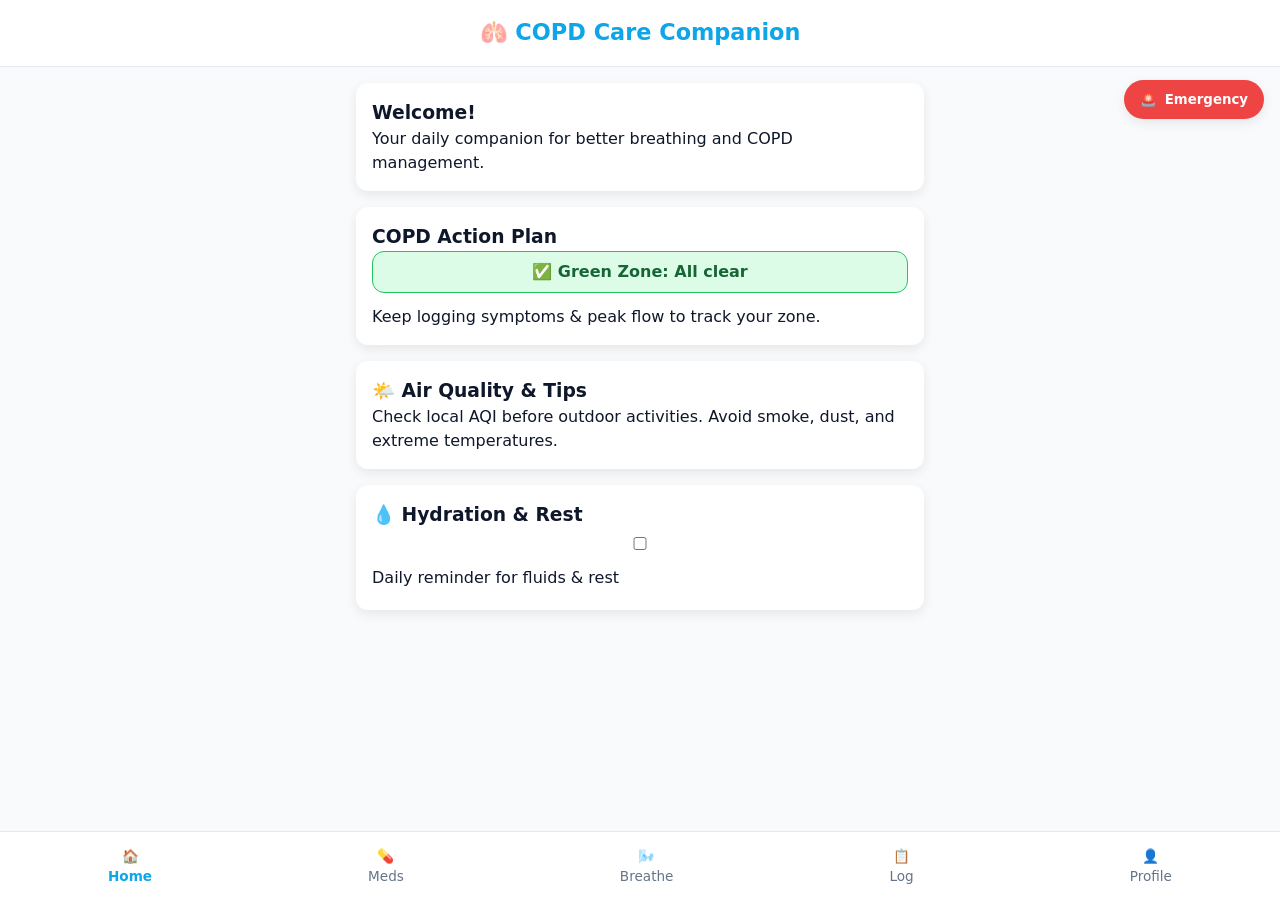
<file: Qwen_html_20260408_n8zv78bn9.html>
<!DOCTYPE html>
<html lang="en" dir="ltr">
<head>
  <meta charset="UTF-8">
  <meta name="viewport" content="width=device-width, initial-scale=1.0, maximum-scale=1.0, user-scalable=no">
  <title data-i18n="appName">COPD Care Companion</title>
  <style>
    :root {
      --bg: #f8fafc; --surface: #ffffff; --text: #0f172a; --text-muted: #64748b;
      --primary: #0ea5e9; --primary-dark: #0284c7; --success: #22c55e; --warning: #eab308; --danger: #ef4444;
      --border: #e2e8f0; --radius: 12px; --shadow: 0 4px 12px rgba(0,0,0,0.08);
      --font-main: system-ui, -apple-system, "Segoe UI", Roboto, Helvetica, Arial, sans-serif;
    }
    .dark {
      --bg: #0f172a; --surface: #1e293b; --text: #f8fafc; --text-muted: #94a3b8;
      --border: #334155; --shadow: 0 4px 12px rgba(0,0,0,0.4);
    }
    * { box-sizing: border-box; margin: 0; padding: 0; font-family: var(--font-main); }
    body { background: var(--bg); color: var(--text); line-height: 1.5; padding-bottom: 80px; transition: background 0.3s, color 0.3s; }
    
    /* Layout & Utilities */
    .container { max-width: 600px; margin: 0 auto; padding: 16px; }
    header { background: var(--surface); padding: 16px; text-align: center; border-bottom: 1px solid var(--border); position: sticky; top: 0; z-index: 10; }
    header h1 { font-size: 1.4rem; color: var(--primary); }
    .card { background: var(--surface); border-radius: var(--radius); padding: 16px; margin-bottom: 16px; box-shadow: var(--shadow); }
    .btn { display: inline-flex; align-items: center; justify-content: center; gap: 8px; background: var(--primary); color: white; border: none; padding: 12px 20px; border-radius: var(--radius); font-size: 1rem; font-weight: 500; cursor: pointer; width: 100%; transition: 0.2s; }
    .btn:active { transform: scale(0.98); }
    .btn-outline { background: transparent; border: 2px solid var(--primary); color: var(--primary); }
    .btn-danger { background: var(--danger); }
    .btn-sm { padding: 8px 12px; font-size: 0.9rem; width: auto; }
    input, select, textarea { width: 100%; padding: 12px; margin: 8px 0 16px; border: 1px solid var(--border); border-radius: var(--radius); background: var(--bg); color: var(--text); font-size: 1rem; }
    label { font-weight: 500; margin-bottom: 4px; display: block; }
    .hidden { display: none !important; }
    
    /* Navigation */
    nav { position: fixed; bottom: 0; left: 0; right: 0; background: var(--surface); border-top: 1px solid var(--border); display: flex; justify-content: space-around; padding: 8px 0; z-index: 20; }
    nav button { background: none; border: none; color: var(--text-muted); display: flex; flex-direction: column; align-items: center; gap: 4px; padding: 8px; font-size: 0.85rem; cursor: pointer; }
    nav button.active { color: var(--primary); font-weight: 600; }
    nav button svg { width: 24px; height: 24px; }

    /* Emergency FAB */
    #emergency-fab { position: fixed; top: 80px; right: 16px; background: var(--danger); color: white; padding: 12px 16px; border-radius: 50px; font-weight: bold; box-shadow: var(--shadow); cursor: pointer; z-index: 30; display: flex; align-items: center; gap: 8px; border: none; }
    [dir="rtl"] #emergency-fab { right: auto; left: 16px; }

    /* Breathing Visual */
    .breath-circle { width: 150px; height: 150px; border-radius: 50%; background: var(--primary); margin: 20px auto; display: flex; align-items: center; justify-content: center; color: white; font-size: 1.2rem; font-weight: bold; transition: transform 0.5s; }
    .breath-circle.inhale { transform: scale(1.3); }
    .breath-circle.exhale { transform: scale(0.8); }

    /* Chart (CSS only) */
    .chart { display: flex; align-items: flex-end; gap: 8px; height: 120px; padding: 8px 0; border-bottom: 1px solid var(--border); }
    .chart-bar { flex: 1; background: var(--primary); border-radius: 4px 4px 0 0; min-height: 4px; transition: height 0.3s; position: relative; }
    .chart-bar:hover::after { content: attr(data-val); position: absolute; bottom: 100%; left: 50%; transform: translateX(-50%); background: var(--surface); padding: 2px 6px; border-radius: 4px; font-size: 0.75rem; white-space: nowrap; border: 1px solid var(--border); }

    /* RTL & Logical Properties */
    [dir="rtl"] { text-align: start; }
    .rtl-switch { margin-inline-start: auto; }
    
    /* Print/Export Optimization */
    @media print {
      nav, #emergency-fab, .no-print { display: none !important; }
      body { padding: 0; background: white; color: black; }
      .card { box-shadow: none; border: 1px solid #ccc; break-inside: avoid; }
    }

    /* Action Plan Zones */
    .zone-indicator { padding: 8px 12px; border-radius: var(--radius); margin-bottom: 12px; font-weight: bold; text-align: center; }
    .zone-green { background: #dcfce7; color: #166534; border: 1px solid #22c55e; }
    .zone-yellow { background: #fef9c3; color: #854d0e; border: 1px solid #eab308; }
    .zone-red { background: #fee2e2; color: #991b1b; border: 1px solid #ef4444; }
  </style>
</head>
<body>
  <header>
    <h1 data-i18n="appName">🫁 COPD Care Companion</h1>
  </header>

  <button id="emergency-fab" onclick="window.location.href='tel:911'">🚨 <span data-i18n="emergency">Emergency</span></button>

  <main id="app-content" class="container">
    <!-- HOME -->
    <section id="tab-home">
      <div class="card">
        <h3 data-i18n="welcome">Welcome!</h3>
        <p data-i18n="homeDesc">Your daily companion for better breathing and COPD management.</p>
      </div>
      <div class="card" id="action-plan">
        <h3 data-i18n="actionPlan">COPD Action Plan</h3>
        <div id="zone-display" class="zone-indicator zone-green" data-i18n="zoneGreen">✅ Green Zone: All clear</div>
        <p class="text-muted" data-i18n="zoneTip">Keep logging symptoms & peak flow to track your zone.</p>
      </div>
      <div class="card">
        <h3 data-i18n="aqTitle">🌤️ Air Quality & Tips</h3>
        <p data-i18n="aqText">Check local AQI before outdoor activities. Avoid smoke, dust, and extreme temperatures.</p>
      </div>
      <div class="card">
        <h3 data-i18n="hydration">💧 Hydration & Rest</h3>
        <label><input type="checkbox" id="hydration-toggle" onchange="toggleSetting('hydration')"> <span data-i18n="hydrationReminder">Daily reminder for fluids & rest</span></label>
      </div>
    </section>

    <!-- MEDS -->
    <section id="tab-meds" class="hidden">
      <div class="card">
        <h3 data-i18n="medsPlan">💊 Medication Plan</h3>
        <div id="med-list">
          <p data-i18n="noMeds" class="text-muted">No medications added yet.</p>
        </div>
        <button class="btn btn-outline btn-sm" onclick="addMed()" data-i18n="addMed">➕ Add Medication</button>
      </div>
      <div class="card">
        <h3 data-i18n="inhalerTech">🌬️ Inhaler Technique Quick Guide</h3>
        <ul style="margin-inline-start: 20px; line-height: 1.8;">
          <li data-i18n="mdiTip">MDI: Shake 5s → Breathe out → Seal lips → Press & inhale slowly → Hold 10s</li>
          <li data-i18n="dpiTip">DPI: Breathe out → Seal lips → Inhale DEEPLY → Hold 10s</li>
        </ul>
      </div>
    </section>

    <!-- BREATHE -->
    <section id="tab-breathe" class="hidden">
      <div class="card">
        <h3 data-i18n="guidedBreathe">🧘 Guided Breathing</h3>
        <div style="display:flex; gap:8px; flex-wrap:wrap; margin-bottom:12px;">
          <button class="btn btn-outline btn-sm" onclick="setBreath('pursed')" data-i18n="pursed">Pursed-Lip (4-4)</button>
          <button class="btn btn-outline btn-sm" onclick="setBreath('box')" data-i18n="box">Box (4-4-4-4)</button>
          <button class="btn btn-outline btn-sm" onclick="setBreath('478')" data-i18n="relax478">4-7-8 Relax</button>
        </div>
        <div id="breath-circle" class="breath-circle">Ready</div>
        <div style="display:flex; gap:8px;">
          <button class="btn" id="start-btn" onclick="startBreath()">▶️ <span data-i18n="start">Start</span></button>
          <button class="btn btn-outline" onclick="stopBreath()">⏹️ <span data-i18n="stop">Stop</span></button>
        </div>
      </div>
    </section>

    <!-- LOG -->
    <section id="tab-log" class="hidden">
      <div class="card">
        <h3 data-i18n="todayAssess">📝 Today's Assessment</h3>
        <label data-i18n="mrcLabel">Dyspnea (MRC Scale)</label>
        <select id="log-mrc">
          <option value="0">0 - Not breathless</option>
          <option value="1">1 - Hurrying/hills</option>
          <option value="2">2 - Walk slower than peers</option>
          <option value="3">3 - Stop for breath after 100m</option>
          <option value="4">4 - Too breathless to leave house</option>
        </select>
        
        <label data-i18n="severityLabel">Symptom Severity (1-5)</label>
        <input type="range" id="log-severity" min="1" max="5" value="2" oninput="updateZone()">
        <span id="severity-val">2</span>
        
        <label data-i18n="peakFlowLabel">Peak Flow (L/min)</label>
        <input type="number" id="log-peak" placeholder="e.g. 350">
        
        <label><input type="checkbox" id="log-warn"> <span data-i18n="warnSign">⚠️ Warning Signs (Increased cough, colored sputum, fever)</span></label>
        
        <button class="btn" onclick="saveLog()">✅ <span data-i18n="saveToday">Save Today</span></button>
      </div>
      
      <div class="card">
        <h3 data-i18n="peakTrend">📊 Peak Flow Trend</h3>
        <div id="chart" class="chart"></div>
      </div>
    </section>

    <!-- PROFILE -->
    <section id="tab-profile" class="hidden">
      <div class="card">
        <h3 data-i18n="profileTitle">👤 Profile & Settings</h3>
        
        <label data-i18n="langLabel">🌐 Language / اللغة</label>
        <select id="lang-select" onchange="switchLang(this.value)">
          <option value="en">English</option>
          <option value="ar">العربية</option>
        </select>
        
        <label><input type="checkbox" id="theme-toggle" onchange="toggleTheme()"> <span data-i18n="darkMode">🌙 Dark Mode</span></label>
        
        <button class="btn btn-outline" onclick="exportData()">📤 <span data-i18n="export">Export/Print Report</span></button>
        <button class="btn btn-outline" onclick="backupData()">💾 <span data-i18n="backup">Backup & Restore</span></button>
        <button class="btn btn-danger" onclick="resetData()" style="margin-top:8px;">🔄 <span data-i18n="reset">Reset Demo Data</span></button>
      </div>
    </section>
  </main>

  <nav id="bottom-nav">
    <button class="active" onclick="switchTab('tab-home', this)">🏠 <span data-i18n="home">Home</span></button>
    <button onclick="switchTab('tab-meds', this)">💊 <span data-i18n="meds">Meds</span></button>
    <button onclick="switchTab('tab-breathe', this)">🌬️ <span data-i18n="breathe">Breathe</span></button>
    <button onclick="switchTab('tab-log', this)">📋 <span data-i18n="log">Log</span></button>
    <button onclick="switchTab('tab-profile', this)">👤 <span data-i18n="profile">Profile</span></button>
  </nav>

  <script>
    // --- i18n Dictionary ---
    const i18n = {
      en: {
        appName: "🫁 COPD Care Companion", home: "Home", meds: "Meds", breathe: "Breathe", log: "Log", profile: "Profile",
        emergency: "Emergency", welcome: "Welcome!", homeDesc: "Your daily companion for better breathing and COPD management.",
        actionPlan: "COPD Action Plan", zoneGreen: "✅ Green Zone: All clear", zoneYellow: "⚠️ Yellow Zone: Caution", zoneRed: "🚨 Red Zone: Medical help needed",
        zoneTip: "Keep logging symptoms & peak flow to track your zone.", aqTitle: "🌤️ Air Quality & Tips", aqText: "Check local AQI before outdoor activities. Avoid smoke, dust, and extreme temperatures.",
        hydration: "💧 Hydration & Rest", hydrationReminder: "Daily reminder for fluids & rest",
        medsPlan: "💊 Medication Plan", noMeds: "No medications added yet.", addMed: "➕ Add Medication", inhalerTech: "🌬️ Inhaler Technique Quick Guide",
        mdiTip: "MDI: Shake 5s → Breathe out → Seal lips → Press & inhale slowly → Hold 10s", dpiTip: "DPI: Breathe out → Seal lips → Inhale DEEPLY → Hold 10s",
        guidedBreathe: "🧘 Guided Breathing", pursed: "Pursed-Lip (4-4)", box: "Box (4-4-4-4)", relax478: "4-7-8 Relax", start: "Start", stop: "Stop",
        todayAssess: "📝 Today's Assessment", mrcLabel: "Dyspnea (MRC Scale)", severityLabel: "Symptom Severity (1-5)", peakFlowLabel: "Peak Flow (L/min)",
        warnSign: "⚠️ Warning Signs (Increased cough, colored sputum, fever)", saveToday: "Save Today", peakTrend: "📊 Peak Flow Trend",
        profileTitle: "👤 Profile & Settings", langLabel: "🌐 Language / اللغة", darkMode: "🌙 Dark Mode", export: "Export/Print Report", backup: "Backup & Restore", reset: "Reset Demo Data"
      },
      ar: {
        appName: "🫁 رفيق رعاية مرضى الانسداد الرئوي", home: "الرئيسية", meds: "الأدوية", breathe: "التنفس", log: "السجل", profile: "الملف الشخصي",
        emergency: "مساعدة طارئة", welcome: "مرحباً بك!", homeDesc: "رفيقك اليومي لتحسين التنفس وإدارة مرض الانسداد الرئوي المزمن.",
        actionPlan: "خطة العمل لمرض الانسداد الرئوي", zoneGreen: "✅ المنطقة الخضراء: الوضع مستقر", zoneYellow: "⚠️ المنطقة الصفراء: احذر", zoneRed: "🚨 المنطقة الحمراء: اطلب المساعدة الطبية فوراً",
        zoneTip: "استمر بتسجيل الأعراض وقمة التدفق لمتابعة منطقتك.", aqTitle: "🌤️ جودة الهواء والنصائح", aqText: "تحقق من مؤشر جودة الهواء قبل الخروج. تجنب الدخان والغبار ودرجات الحرارة المتطرفة.",
        hydration: "💧 الترطيب والراحة", hydrationReminder: "تذكير يومي بشرب السوائل وأخذ قسط من الراحة",
        medsPlan: "💊 خطة الأدوية", noMeds: "لم تتم إضافة أي أدوية بعد.", addMed: "➕ إضافة دواء", inhalerTech: "🌬️ دليل سريع لاستخدام البخاخ",
        mdiTip: "بخاخ جرعات مقننة: رج 5 ثوانٍ → زفر → أطبق الشفاه → اضغط واستنشق ببطء → احبس النفس 10 ثوانٍ", dpiTip: "بخاخ بودرة جافة: زفر → أطبق الشفاه → استنشق بعمق → احبس النفس 10 ثوانٍ",
        guidedBreathe: "🧘 تمارين التنفس الموجهة", pursed: "شفاه مزمومة (4-4)", box: "صندوق (4-4-4-4)", relax478: "استرخاء 4-7-8", start: "ابدأ", stop: "أوقف",
        todayAssess: "📝 التقييم اليومي", mrcLabel: "ضيق التنفس (مقياس MRC)", severityLabel: "شدة الأعراض (1-5)", peakFlowLabel: "قمة تدفق الهواء (لتر/دقيقة)",
        warnSign: "⚠️ علامات التحذير (زيادة السعال، بلغم ملون، حمى)", saveToday: "حفظ اليوم", peakTrend: "📊 اتجاه قمة التدفق",
        profileTitle: "👤 الملف الشخصي والإعدادات", langLabel: "🌐 اللغة / Language", darkMode: "🌙 الوضع الداكن", export: "تصدير/طباعة التقرير", backup: "نسخ احتياطي واستعادة", reset: "إعادة تعيين البيانات التجريبية"
      }
    };

    // --- State & Storage ---
    let state = { lang: 'en', theme: 'light', logs: [], meds: [], breathType: 'pursed', running: false, interval: null };
    const saveState = () => localStorage.setItem('copd_state', JSON.stringify(state));
    const loadState = () => {
      const saved = localStorage.getItem('copd_state');
      if (saved) state = { ...state, ...JSON.parse(saved) };
      document.getElementById('lang-select').value = state.lang;
      document.getElementById('theme-toggle').checked = state.theme === 'dark';
      applyLang(); applyTheme(); renderMeds(); renderChart();
    };

    // --- i18n & UI ---
    const applyLang = () => {
      document.documentElement.lang = state.lang;
      document.documentElement.dir = state.lang === 'ar' ? 'rtl' : 'ltr';
      document.querySelectorAll('[data-i18n]').forEach(el => {
        const key = el.getAttribute('data-i18n');
        if (i18n[state.lang][key]) el.textContent = i18n[state.lang][key];
      });
    };
    const switchLang = (lang) => { state.lang = lang; saveState(); applyLang(); };

    const applyTheme = () => {
      document.body.classList.toggle('dark', state.theme === 'dark');
    };
    const toggleTheme = () => { state.theme = document.getElementById('theme-toggle').checked ? 'dark' : 'light'; saveState(); applyTheme(); };

    // --- Navigation ---
    const switchTab = (id, btn) => {
      document.querySelectorAll('main > section').forEach(s => s.classList.add('hidden'));
      document.getElementById(id).classList.remove('hidden');
      document.querySelectorAll('nav button').forEach(b => b.classList.remove('active'));
      btn.classList.add('active');
      window.scrollTo(0,0);
    };

    // --- Breathing ---
    const breathConfigs = { pursed: [4,4], box: [4,4,4,4], '478': [4,7,8] };
    const setBreath = (type) => { state.breathType = type; };
    const startBreath = () => {
      if (state.running) return;
      state.running = true;
      document.getElementById('start-btn').classList.add('hidden');
      const circle = document.getElementById('breath-circle');
      const config = breathConfigs[state.breathType];
      let step = 0;
      const run = () => {
        if (!state.running) return;
        const duration = config[step % config.length] * 1000;
        const action = (step % 2 === 0) ? 'inhale' : 'exhale';
        circle.textContent = action === 'inhale' ? 'Inhale' : 'Exhale';
        circle.className = `breath-circle ${action}`;
        step++;
        state.interval = setTimeout(run, duration);
      };
      run();
    };
    const stopBreath = () => {
      state.running = false;
      clearTimeout(state.interval);
      document.getElementById('breath-circle').className = 'breath-circle';
      document.getElementById('breath-circle').textContent = 'Ready';
      document.getElementById('start-btn').classList.remove('hidden');
    };

    // --- Logging & Action Plan ---
    const updateZone = () => {
      const sev = document.getElementById('log-severity').value;
      document.getElementById('severity-val').textContent = sev;
      const display = document.getElementById('zone-display');
      if (sev >= 4) { display.className = 'zone-indicator zone-red'; display.textContent = i18n[state.lang].zoneRed; }
      else if (sev >= 2) { display.className = 'zone-indicator zone-yellow'; display.textContent = i18n[state.lang].zoneYellow; }
      else { display.className = 'zone-indicator zone-green'; display.textContent = i18n[state.lang].zoneGreen; }
    };
    const saveLog = () => {
      const log = {
        date: new Date().toISOString().split('T')[0],
        mrc: document.getElementById('log-mrc').value,
        severity: document.getElementById('log-severity').value,
        peak: document.getElementById('log-peak').value || 0,
        warning: document.getElementById('log-warn').checked
      };
      state.logs.push(log);
      if (state.logs.length > 14) state.logs.shift(); // Keep 2 weeks
      saveState();
      renderChart();
      alert('Log saved! / تم الحفظ!');
    };
    const renderChart = () => {
      const chart = document.getElementById('chart');
      chart.innerHTML = '';
      if (state.logs.length === 0) return chart.innerHTML = '<p style="width:100%; text-align:center; color:var(--text-muted)">No data / لا توجد بيانات</p>';
      const max = Math.max(...state.logs.map(l => l.peak), 1);
      state.logs.slice(-7).forEach(l => {
        const h = Math.max((l.peak / max) * 100, 5);
        const bar = document.createElement('div');
        bar.className = 'chart-bar';
        bar.style.height = `${h}%`;
        bar.setAttribute('data-val', `${l.peak} L/min`);
        chart.appendChild(bar);
      });
    };

    // --- Meds ---
    const addMed = () => {
      const name = prompt('Medication Name / اسم الدواء:');
      if (!name) return;
      const time = prompt('Time (Morning/Evening/Rescue) / الوقت (صباح/مساء/عند الحاجة):', 'Morning');
      state.meds.push({ id: Date.now(), name, time, taken: false });
      saveState(); renderMeds();
    };
    const renderMeds = () => {
      const list = document.getElementById('med-list');
      list.innerHTML = '';
      if (state.meds.length === 0) { list.innerHTML = `<p data-i18n="noMeds">${i18n[state.lang].noMeds}</p>`; return; }
      state.meds.forEach(m => {
        const div = document.createElement('div');
        div.style.cssText = 'display:flex; justify-content:space-between; align-items:center; padding:8px 0; border-bottom:1px solid var(--border)';
        div.innerHTML = `<span>${m.name} <small>(${m.time})</small></span> <button class="btn btn-sm" onclick="toggleMed(${m.id})">${m.taken ? '✅' : '⬜'}</button>`;
        list.appendChild(div);
      });
    };
    const toggleMed = (id) => {
      const med = state.meds.find(m => m.id === id);
      if (med) { med.taken = !med.taken; saveState(); renderMeds(); }
    };

    // --- Data Management ---
    const exportData = () => window.print();
    const backupData = () => {
      const blob = new Blob([JSON.stringify(state)], {type: 'application/json'});
      const url = URL.createObjectURL(blob);
      const a = document.createElement('a'); a.href = url; a.download = 'copd_backup.json'; a.click();
    };
    const resetData = () => {
      if(confirm('Reset all data? / إعادة تعيين جميع البيانات؟')) {
        localStorage.removeItem('copd_state');
        location.reload();
      }
    };
    const toggleSetting = (key) => { /* Placeholder for future notification logic */ };

    // --- Init ---
    window.addEventListener('DOMContentLoaded', () => {
      loadState();
      document.getElementById('log-severity').addEventListener('input', updateZone);
    });
  </script>
</body>
</html>
</file>
<file: style.css>
:root {
  --bg: #f4f6f8; --text: #1a1a1a; --card: #ffffff; --border: #e0e0e0;
  --primary: #0056b3; --accent: #ff6b6b; --success: #28a745; --warning: #ffc107; --danger: #dc3545;
  --shadow: 0 2px 8px rgba(0,0,0,0.08); --radius: 12px;
}
[data-theme="dark"] {
  --bg: #0f1115; --text: #e6e6e6; --card: #1a1d24; --border: #2d313a;
  --primary: #4dabf7; --success: #51cf66; --warning: #ffd43b; --danger: #ff6b6b;
  --shadow: 0 2px 10px rgba(0,0,0,0.3);
}
* { box-sizing: border-box; margin: 0; padding: 0; font-family: -apple-system, BlinkMacSystemFont, 'Segoe UI', Roboto, sans-serif; }
body { background: var(--bg); color: var(--text); padding-bottom: 70px; line-height: 1.5; }
.app-header { background: var(--card); padding: 16px; border-bottom: 1px solid var(--border); display: flex; justify-content: space-between; align-items: center; position: sticky; top: 0; z-index: 10; }
.app-header h1 { font-size: 1.2rem; }
#greeting { font-size: 0.9rem; opacity: 0.8; }
#themeToggle { background: none; border: none; font-size: 1.2rem; cursor: pointer; color: var(--text); }

.tab { display: none; padding: 16px; animation: fadeIn 0.2s ease; }
.tab.active { display: block; }
@keyframes fadeIn { from { opacity: 0; transform: translateY(5px); } to { opacity: 1; transform: translateY(0); } }

.card { background: var(--card); border: 1px solid var(--border); border-radius: var(--radius); padding: 16px; margin-bottom: 16px; box-shadow: var(--shadow); }
.streak-card { text-align: center; background: linear-gradient(135deg, #ff9a9e 0%, #fecfef 100%); color: #333; }
.streak-card #streakDisplay { font-size: 1.3rem; font-weight: bold; display: block; margin-bottom: 4px; }

label { display: block; margin: 10px 0 4px; font-weight: 500; }
input, select, textarea { width: 100%; padding: 10px; border: 1px solid var(--border); border-radius: 8px; background: var(--bg); color: var(--text); font-size: 14px; }
textarea { min-height: 80px; resize: vertical; }

button { width: 100%; padding: 12px; margin: 8px 0; border-radius: 8px; border: none; font-weight: 600; cursor: pointer; transition: 0.2s; }
.primary-btn { background: var(--primary); color: white; }
.secondary-btn { background: transparent; border: 1px solid var(--border); color: var(--text); }
.danger-btn { background: var(--danger); color: white; }
.danger-btn.large { font-size: 1.1rem; margin: 10px 0; display: block; text-align: center; text-decoration: none; }
.icon-btn { width: auto; background: transparent; border: 1px solid var(--border); padding: 8px 12px; }
.btn-row { display: flex; gap: 8px; flex-wrap: wrap; }
.btn-row button, .btn-row a { flex: 1; min-width: 120px; margin: 4px 0; }

.alert-text { color: var(--danger); margin: 8px 0; font-size: 0.9rem; }
.warning { color: var(--warning); margin-top: 8px; font-size: 0.9rem; }
.tip { background: #e8f5e9; padding: 8px; border-radius: 6px; margin: 8px 0; color: #2e7d32; }

.emergency-btn { background: #ffebee; color: #b71c1c; border: 1px solid #ef9a9a; margin-bottom: 16px; text-align: left; }
.emergency-btn small { display: block; font-size: 0.8rem; opacity: 0.8; }

.pf-zones { display: flex; gap: 8px; margin: 8px 0; }
.zone { padding: 4px 8px; border-radius: 6px; font-size: 0.8rem; font-weight: bold; color: white; }
.zone.good { background: var(--success); } .zone.caution { background: var(--warning); color: #333; } .zone.low { background: var(--danger); }

.aqi-card #aqiDisplay { font-size: 1.2rem; font-weight: bold; margin-bottom: 4px; }
.aqi-details { display: flex; flex-wrap: wrap; gap: 8px; margin: 8px 0; font-size: 0.85rem; color: var(--text); opacity: 0.8; }
.recommendation { border-top: 1px solid var(--border); padding-top: 8px; margin-top: 8px; }

.med-schedule h3 { margin: 12px 0 6px; font-size: 1rem; }
.med-schedule ul { padding-left: 20px; margin-bottom: 8px; }
details { margin: 8px 0; border-bottom: 1px solid var(--border); padding-bottom: 8px; }
details summary { font-weight: 600; cursor: pointer; }
details ol { padding-left: 20px; margin: 8px 0; }

.breath-selector { display: grid; grid-template-columns: 1fr 1fr; gap: 8px; margin: 12px 0; }
.breath-btn { background: var(--bg); border: 1px solid var(--border); padding: 8px; font-size: 0.85rem; }
.breath-btn.active { background: var(--primary); color: white; border-color: var(--primary); }
.breath-display { font-size: 1.5rem; text-align: center; margin: 12px 0; min-height: 40px; }
.breath-display small { font-size: 0.9rem; opacity: 0.7; display: block; }
.timer { text-align: center; font-family: monospace; font-size: 1.2rem; color: var(--primary); }

.history-list { max-height: 300px; overflow-y: auto; }
.log-entry { padding: 10px; border-left: 3px solid var(--primary); margin-bottom: 8px; background: var(--bg); border-radius: 0 6px 6px 0; }
.log-entry.flare { border-left-color: var(--danger); }
.log-date { font-size: 0.8rem; color: var(--text); opacity: 0.7; margin-bottom: 4px; font-weight: 600; }
.filter-btns { display: flex; gap: 8px; margin-bottom: 10px; }
.filter { flex: 1; padding: 6px; font-size: 0.85rem; }
.filter.active { background: var(--primary); color: white; }

.profile-field { display: flex; justify-content: space-between; align-items: center; padding: 10px 0; border-bottom: 1px solid var(--border); }
.profile-field:last-child { border-bottom: none; }
.edit-btn { background: none; border: none; cursor: pointer; width: auto; padding: 4px 8px; font-size: 0.8rem; color: var(--primary); }
.small-text { font-size: 0.75rem; opacity: 0.7; margin-top: 4px; }

.bottom-nav { position: fixed; bottom: 0; left: 0; right: 0; background: var(--card); border-top: 1px solid var(--border); display: flex; justify-content: space-around; padding: 8px 0; z-index: 50; }
.nav-item { text-decoration: none; color: var(--text); font-size: 0.7rem; text-align: center; opacity: 0.6; padding: 4px; }
.nav-item.active { opacity: 1; color: var(--primary); }

.modal { position: fixed; top: 0; left: 0; width: 100%; height: 100%; background: rgba(0,0,0,0.5); display: flex; align-items: center; justify-content: center; z-index: 100; border: none; padding: 0; }
.modal-content { background: var(--card); padding: 20px; border-radius: var(--radius); width: 90%; max-width: 400px; max-height: 85vh; overflow-y: auto; position: relative; }
.close-modal { position: absolute; top: 12px; right: 12px; background: transparent; border: none; font-size: 1.2rem; cursor: pointer; width: auto; color: var(--text); padding: 4px; }
.danger-theme .modal-content { border-top: 4px solid var(--danger); }
.modal h2 { margin-bottom: 12px; }
.modal ul { margin: 10px 0 10px 20px; }
.modal .contact-list { margin: 12px 0; }
.modal-footer { display: block; margin-top: 12px; text-align: center; font-size: 0.75rem; opacity: 0.7; }

@media print {
  .bottom-nav, #themeToggle, button:not(#exportPDF) { display: none !important; }
  body { background: white; color: black; }
  .card { break-inside: avoid; border: 1px solid #ccc; box-shadow: none; }
  .tab { display: block !important; page-break-before: always; }
  .tab:first-child { page-break-before: auto; }
}
</file>
